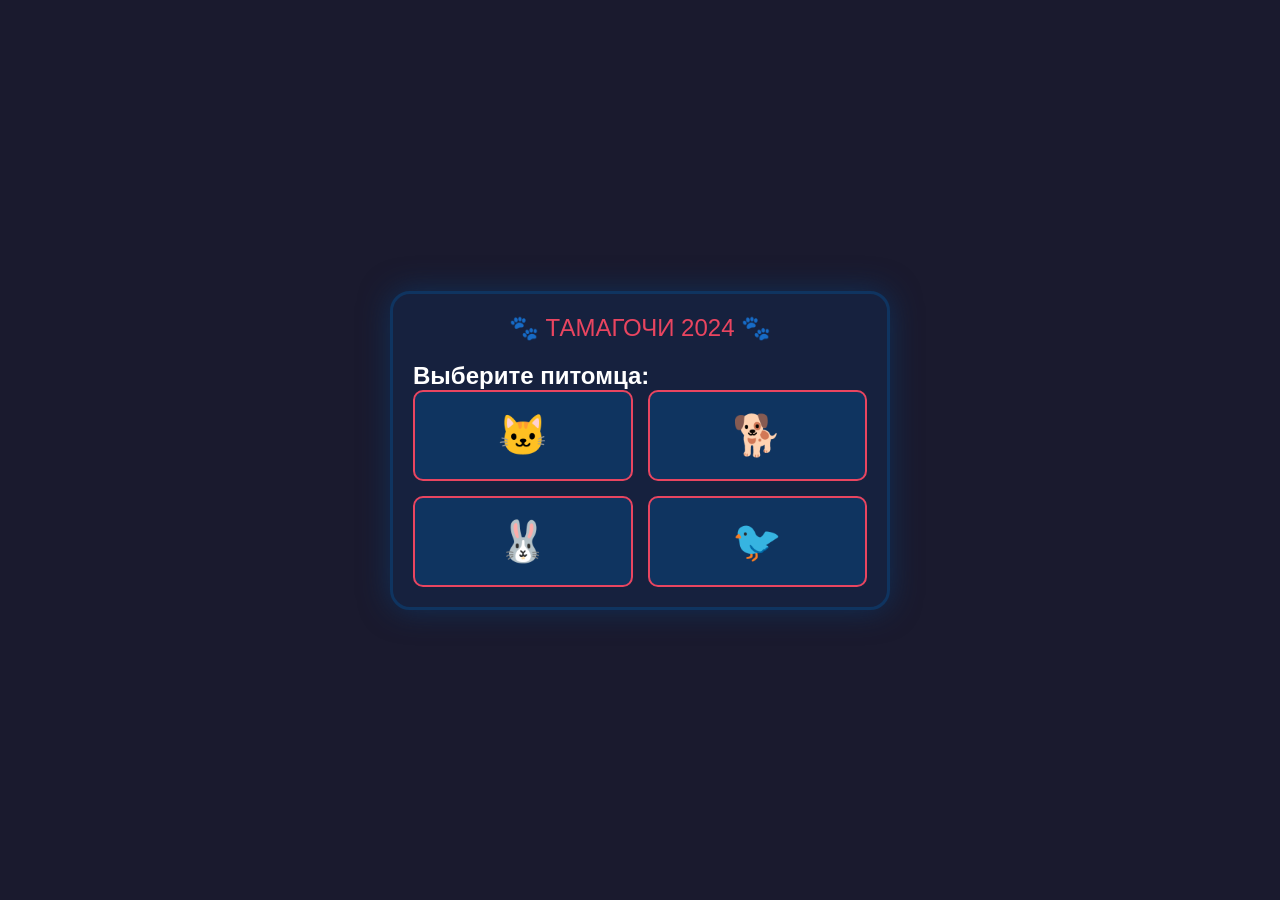
<file: index.html>
<!DOCTYPE html>
<html lang="ru">
<head>
    <meta charset="UTF-8">
    <meta name="viewport" content="width=device-width, initial-scale=1.0">
    <meta http-equiv="Content-Type" content="text/html; charset=UTF-8">
    <title>Тамагочи - Реальная Игра</title>
    <style>
        * { margin: 0; padding: 0; box-sizing: border-box; }
        body { font-family: 'Arial', sans-serif; background: #1a1a2e; color: #fff; display: flex; justify-content: center; align-items: center; min-height: 100vh; padding: 10px; }
        .container { width: 100%; max-width: 500px; background: #16213e; border: 3px solid #0f3460; border-radius: 20px; padding: 20px; box-shadow: 0 0 30px rgba(15, 52, 96, 0.8); }
        .game-title { text-align: center; font-size: 24px; margin-bottom: 20px; color: #e94560; }
        .screen { display: none; }
        .screen.active { display: block; }
        
        /* Экран выбора */
        .select-screen h2 { text-align: center; margin-bottom: 20px; }
        .character-options { display: grid; grid-template-columns: repeat(2, 1fr); gap: 15px; }
        .char-btn { background: #0f3460; border: 2px solid #e94560; padding: 20px; border-radius: 10px; cursor: pointer; text-align: center; transition: all 0.3s; color: #fff; font-size: 40px; }
        .char-btn:hover { background: #e94560; transform: scale(1.05); }
        
        /* Основная игра */
        .pet-name { text-align: center; font-size: 28px; color: #00d4ff; margin-bottom: 15px; }
        .pet-display { text-align: center; background: linear-gradient(135deg, #0f3460 0%, #16213e 100%); padding: 30px; border-radius: 15px; margin: 20px 0; border: 2px solid #00d4ff; }
        .pet-emoji { font-size: 120px; animation: bounce 2s infinite; }
        @keyframes bounce { 0%, 100% { transform: translateY(0); } 50% { transform: translateY(-15px); } }
        
        .stats { display: grid; grid-template-columns: repeat(2, 1fr); gap: 15px; margin: 20px 0; }
        .stat { background: #0f3460; padding: 15px; border-radius: 10px; border-left: 4px solid #00d4ff; }
        .stat-name { font-size: 12px; color: #888; margin-bottom: 8px; }
        .stat-bar { width: 100%; height: 20px; background: #1a1a2e; border-radius: 10px; overflow: hidden; border: 1px solid #00d4ff; }
        .stat-fill { height: 100%; background: linear-gradient(90deg, #00d4ff, #00ff88); transition: width 0.3s; }
        .stat-value { font-size: 14px; color: #00ff88; margin-top: 5px; }
        
        .actions { display: grid; grid-template-columns: repeat(2, 1fr); gap: 10px; margin: 20px 0; }
        .action-btn { background: #0f3460; border: 2px solid #00d4ff; color: #fff; padding: 12px; border-radius: 8px; cursor: pointer; transition: all 0.3s; font-weight: bold; }
        .action-btn:hover:not(:disabled) { background: #00d4ff; color: #16213e; }
        .action-btn:disabled { opacity: 0.3; cursor: not-allowed; }
        
        .info { background: #0f3460; padding: 15px; border-radius: 10px; margin-top: 15px; border: 1px solid #00ff88; }
        .info-title { color: #00ff88; font-weight: bold; margin-bottom: 8px; }
        .info-text { font-size: 12px; color: #aaa; line-height: 1.6; }
        
        .time { text-align: center; color: #888; font-size: 12px; margin-top: 10px; }
        
        .back-btn { background: #e94560; border: none; color: #fff; padding: 10px 15px; border-radius: 8px; cursor: pointer; margin-top: 15px; width: 100%; font-weight: bold; }
        .back-btn:hover { background: #ff6b7a; }
        
        .warning { color: #ff6b6b; animation: pulse 1s infinite; }
        @keyframes pulse { 0%, 100% { opacity: 1; } 50% { opacity: 0.5; } }
    </style>
</head>
<body>
    <div class="container">
        <div class="game-title">🐾 ТАМАГОЧИ 2024 🐾</div>
        
        <!-- Экран выбора персонажа -->
        <div id="selectScreen" class="screen active">
            <h2>Выберите питомца:</h2>
            <div class="character-options">
                <button class="char-btn" onclick="startGame('🐱', 'Кот')">🐱</button>
                <button class="char-btn" onclick="startGame('🐕', 'Собака')">🐕</button>
                <button class="char-btn" onclick="startGame('🐰', 'Кролик')">🐰</button>
                <button class="char-btn" onclick="startGame('🐦', 'Птица')">🐦</button>
            </div>
        </div>
        
        <!-- Игровой экран -->
        <div id="gameScreen" class="screen">
            <div class="pet-name" id="petName">Мой питомец</div>
            
            <div class="pet-display">
                <div class="pet-emoji" id="petEmoji">🐱</div>
                <div id="petStatus" style="font-size: 14px; margin-top: 10px; color: #00d4ff;"></div>
            </div>
            
            <div class="stats">
                <div class="stat">
                    <div class="stat-name">ГОЛОД</div>
                    <div class="stat-bar"><div id="hungerFill" class="stat-fill" style="width: 100%;"></div></div>
                    <div class="stat-value" id="hungerText">100/100</div>
                </div>
                <div class="stat">
                    <div class="stat-name">СЧАСТЬЕ</div>
                    <div class="stat-bar"><div id="happyFill" class="stat-fill" style="width: 100%;"></div></div>
                    <div class="stat-value" id="happyText">100/100</div>
                </div>
                <div class="stat">
                    <div class="stat-name">ЭНЕРГИЯ</div>
                    <div class="stat-bar"><div id="energyFill" class="stat-fill" style="width: 100%;"></div></div>
                    <div class="stat-value" id="energyText">100/100</div>
                </div>
                <div class="stat">
                    <div class="stat-name">ЗДОРОВЬЕ</div>
                    <div class="stat-bar"><div id="healthFill" class="stat-fill" style="width: 100%;"></div></div>
                    <div class="stat-value" id="healthText">100/100</div>
                </div>
            </div>
            
            <div class="actions">
                <button class="action-btn" onclick="feed()">🍽️ КОРМИТЬ</button>
                <button class="action-btn" onclick="play()">🎮 ИГРАТЬ</button>
                <button class="action-btn" onclick="sleep()">😴 СПАТЬ</button>
                <button class="action-btn" onclick="cure()">💊 ЛЕЧИТЬ</button>
            </div>
            
            <div class="info">
                <div class="info-title" id="eventTitle">📝 ИНФОРМАЦИЯ</div>
                <div class="info-text" id="eventText">Твой питомец готов к приключениям!</div>
            </div>
            
            <div class="time" id="timeDisplay">Время игры: 0:00</div>
            
            <button class="back-btn" onclick="backToSelect()">← ВЫБРАТЬ ДРУГОГО</button>
        </div>
    </div>

    <script>
        let pet = null;
        let gameRunning = false;
        let startTime = 0;
        
        const petStats = {
            hunger: 100,
            happiness: 100,
            energy: 100,
            health: 100,
            isSleeping: false,
            lastAction: 'normal',
            actionTime: 0
        };
        
        function startGame(emoji, name) {
            pet = { emoji, name };
            petStats.hunger = 100;
            petStats.happiness = 100;
            petStats.energy = 100;
            petStats.health = 100;
            petStats.isSleeping = false;
            gameRunning = true;
            startTime = Date.now();
            
            document.getElementById('selectScreen').classList.remove('active');
            document.getElementById('gameScreen').classList.add('active');
            document.getElementById('petName').textContent = name;
            document.getElementById('petEmoji').textContent = emoji;
            
            updateUI();
            gameLoop();
        }
        
        function gameLoop() {
            if (!gameRunning) return;
            
            // Основные изменения статов (каждую секунду)
            const now = Date.now();
            
            if (petStats.isSleeping) {
                petStats.energy = Math.min(100, petStats.energy + 1.5);
                petStats.hunger = Math.max(0, petStats.hunger - 0.3);
                if (petStats.energy >= 100) {
                    petStats.isSleeping = false;
                    showEvent('СООБЩЕНИЕ', '☀️ Питомец проснулся!');
                }
            } else {
                // Голод растет
                petStats.hunger = Math.max(0, petStats.hunger - 0.8);
                // Счастье снижается
                petStats.happiness = Math.max(0, petStats.happiness - 0.5);
                // Энергия снижается
                petStats.energy = Math.max(0, petStats.energy - 0.6);
            }
            
            // Здоровье зависит от голода и счастья
            if (petStats.hunger < 20) {
                petStats.health = Math.max(0, petStats.health - 1);
            } else if (petStats.happiness < 20) {
                petStats.health = Math.max(0, petStats.health - 0.5);
            } else {
                petStats.health = Math.min(100, petStats.health + 0.1);
            }
            
            // Случайные события
            if (Math.random() < 0.01 && petStats.hunger < 30) {
                showEvent('⚠️ ГОЛОД', '😫 Питомец сильно голоден! Накорми его!');
            }
            if (Math.random() < 0.008 && petStats.happiness < 20) {
                showEvent('⚠️ ГРУСТЬ', '😢 Питомец грустит. Поиграй с ним!');
            }
            if (Math.random() < 0.005 && petStats.health < 30) {
                showEvent('🚨 БОЛЕЗНЬ', '🤒 Питомец заболел! Используй лечение!');
            }
            
            updateUI();
            updateTime();
            
            // Проверка смерти
            if (petStats.health <= 0) {
                gameRunning = false;
                showEvent('💀 КОНЕЦ ИГРЫ', 'Питомец умер... Игра окончена!');
                document.querySelectorAll('.action-btn').forEach(btn => btn.disabled = true);
                return;
            }
            
            setTimeout(gameLoop, 100);
        }
        
        function feed() {
            if (petStats.isSleeping) {
                showEvent('💤', 'Питомец спит, не трогай его!');
                return;
            }
            if (petStats.hunger >= 90) {
                showEvent('😒', 'Питомец не голоден!');
                return;
            }
            
            petStats.hunger = Math.min(100, petStats.hunger + 40);
            petStats.happiness = Math.max(0, petStats.happiness - 5);
            showEvent('😋 КОРМЛЕНИЕ', 'Питомец с аппетитом ест!');
        }
        
        function play() {
            if (petStats.isSleeping) {
                showEvent('💤', 'Питомец спит!');
                return;
            }
            if (petStats.energy < 30) {
                showEvent('😴', 'Питомец слишком устал для игры!');
                return;
            }
            
            petStats.happiness = Math.min(100, petStats.happiness + 35);
            petStats.energy = Math.max(0, petStats.energy - 40);
            petStats.hunger = Math.max(0, petStats.hunger - 20);
            showEvent('🎮 ИГРА', 'Вау! Питомец весело играет! 😄');
        }
        
        function sleep() {
            if (petStats.isSleeping) {
                showEvent('💤', 'Питомец уже спит!');
                return;
            }
            
            petStats.isSleeping = true;
            showEvent('😴 СОН', 'Питомец уснул... Zzz...');
        }
        
        function cure() {
            if (petStats.isSleeping) {
                showEvent('💤', 'Питомец спит!');
                return;
            }
            if (petStats.health >= 80) {
                showEvent('✅', 'Питомец здоров!');
                return;
            }
            
            petStats.health = Math.min(100, petStats.health + 50);
            petStats.happiness = Math.max(0, petStats.happiness - 10);
            showEvent('💊 ЛЕЧЕНИЕ', 'Питомец получил лекарство!');
        }
        
        function updateUI() {
            // Обновляем полоски и текст
            updateStat('hunger', petStats.hunger);
            updateStat('happy', petStats.happiness);
            updateStat('energy', petStats.energy);
            updateStat('health', petStats.health);
            
            // Статус питомца
            let status = '';
            if (petStats.isSleeping) status = '💤 Спит';
            else if (petStats.hunger < 20) status = '😫 Голоден!';
            else if (petStats.happiness < 20) status = '😢 Грустит';
            else if (petStats.health < 30) status = '🤒 Болен';
            else status = '😊 Счастлив';
            
            document.getElementById('petStatus').textContent = status;
        }
        
        function updateStat(name, value) {
            const fill = document.getElementById(name + 'Fill');
            const text = document.getElementById(name + 'Text');
            fill.style.width = value + '%';
            text.textContent = Math.floor(value) + '/100';
        }
        
        function updateTime() {
            const elapsed = Math.floor((Date.now() - startTime) / 1000);
            const minutes = Math.floor(elapsed / 60);
            const seconds = elapsed % 60;
            document.getElementById('timeDisplay').textContent = 
                `Время игры: ${minutes}:${seconds < 10 ? '0' : ''}${seconds}`;
        }
        
        function showEvent(title, text) {
            document.getElementById('eventTitle').textContent = title;
            document.getElementById('eventText').textContent = text;
        }
        
        function backToSelect() {
            gameRunning = false;
            document.getElementById('gameScreen').classList.remove('active');
            document.getElementById('selectScreen').classList.add('active');
        }
    </script>
</body>
</html>
</file>
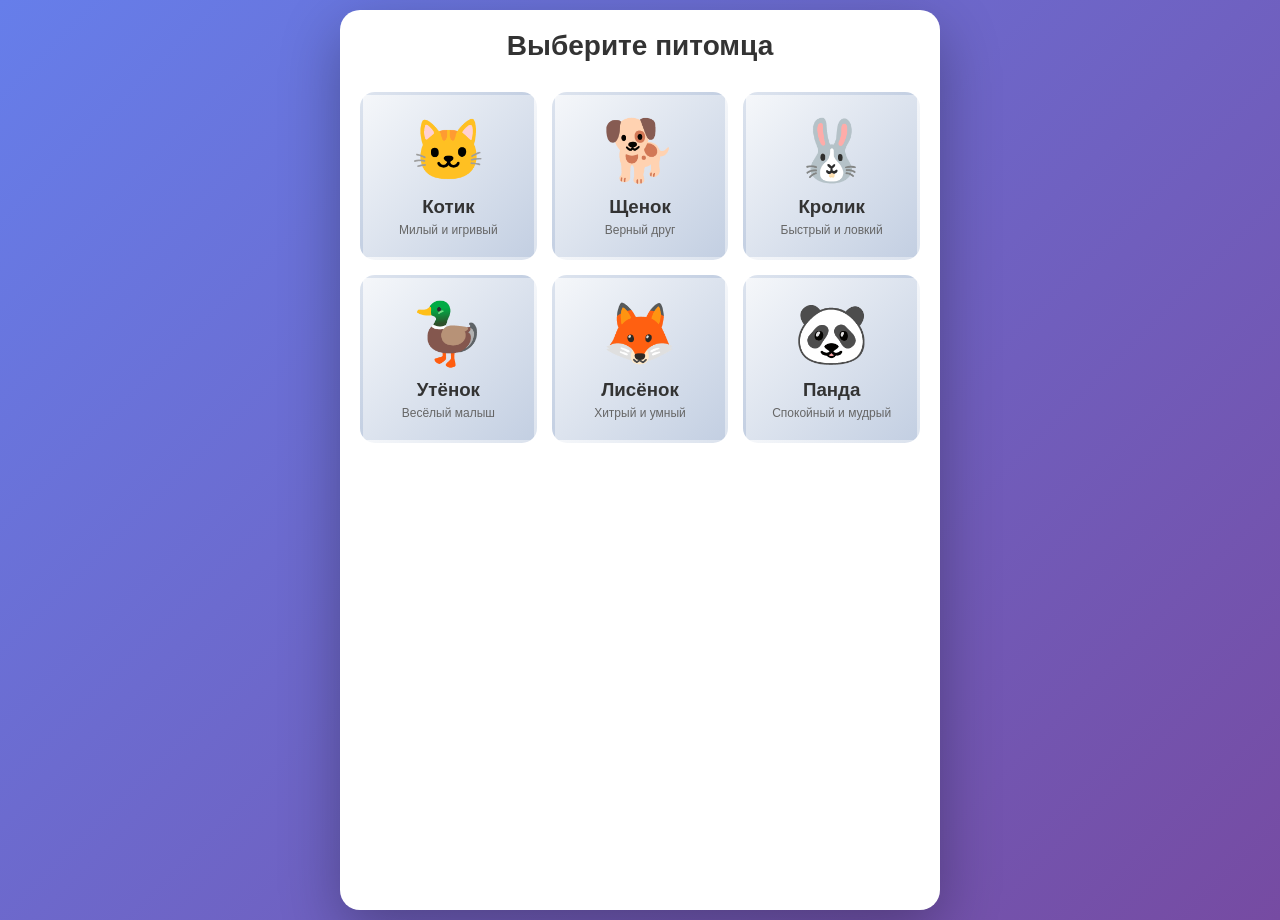
<file: game.html>
<!DOCTYPE html>
<html lang="ru">
<head>
    <meta charset="UTF-8">
    <meta name="viewport" content="width=device-width, initial-scale=1.0">
    <title>Тамагочи - Яндекс Игры</title>
    <style>
        * {
            margin: 0;
            padding: 0;
            box-sizing: border-box;
        }

        body {
            font-family: 'Arial', sans-serif;
            background: linear-gradient(135deg, #667eea 0%, #764ba2 100%);
            display: flex;
            justify-content: center;
            align-items: center;
            min-height: 100vh;
            padding: 10px;
        }

        .container {
            width: 100%;
            max-width: 600px;
            background: white;
            border-radius: 20px;
            box-shadow: 0 20px 60px rgba(0, 0, 0, 0.3);
            overflow: hidden;
        }

        .screen {
            display: none;
            padding: 20px;
            min-height: 100vh;
            animation: fadeIn 0.3s ease-in;
        }

        .screen.active {
            display: block;
        }

        @keyframes fadeIn {
            from { opacity: 0; }
            to { opacity: 1; }
        }

        #characterSelectScreen h1 {
            text-align: center;
            color: #333;
            margin-bottom: 30px;
            font-size: 28px;
        }

        .character-grid {
            display: grid;
            grid-template-columns: repeat(auto-fit, minmax(150px, 1fr));
            gap: 15px;
            margin-bottom: 20px;
        }

        .character-card {
            background: linear-gradient(135deg, #f5f7fa 0%, #c3cfe2 100%);
            border-radius: 15px;
            padding: 20px;
            text-align: center;
            cursor: pointer;
            transition: all 0.3s ease;
            border: 3px solid transparent;
        }

        .character-card:hover {
            transform: translateY(-5px);
            box-shadow: 0 10px 25px rgba(0, 0, 0, 0.2);
            border-color: #667eea;
        }

        .character-icon {
            font-size: 60px;
            margin-bottom: 10px;
        }

        .character-card h3 {
            color: #333;
            margin-bottom: 5px;
        }

        .character-card p {
            color: #666;
            font-size: 12px;
        }

        .game-header {
            display: flex;
            justify-content: space-between;
            align-items: center;
            margin-bottom: 20px;
            flex-wrap: wrap;
            gap: 10px;
        }

        .pet-name-display {
            display: flex;
            gap: 10px;
            flex: 1;
            min-width: 200px;
        }

        #petNameInput {
            flex: 1;
            padding: 10px;
            border: 2px solid #ddd;
            border-radius: 8px;
            font-size: 14px;
        }

        #setNameBtn {
            padding: 10px 15px;
            background: #667eea;
            color: white;
            border: none;
            border-radius: 8px;
            cursor: pointer;
            font-weight: bold;
        }

        #setNameBtn:hover {
            background: #5568d3;
        }

        .back-btn {
            padding: 10px 15px;
            background: #ff6b6b;
            color: white;
            border: none;
            border-radius: 8px;
            cursor: pointer;
            font-weight: bold;
        }

        .back-btn:hover {
            background: #ee5a52;
        }

        .game-stats {
            display: grid;
            grid-template-columns: repeat(2, 1fr);
            gap: 15px;
            margin-bottom: 20px;
        }

        .stat {
            background: #f9f9f9;
            padding: 12px;
            border-radius: 10px;
            border-left: 4px solid #667eea;
        }

        .stat-label {
            display: block;
            font-weight: bold;
            font-size: 12px;
            color: #666;
            margin-bottom: 5px;
        }

        .stat-bar {
            width: 100%;
            height: 15px;
            background: #ddd;
            border-radius: 10px;
            overflow: hidden;
            margin-bottom: 5px;
        }

        .stat-fill {
            height: 100%;
            background: linear-gradient(90deg, #667eea 0%, #764ba2 100%);
            transition: width 0.3s ease;
        }

        .stat-value {
            font-size: 12px;
            color: #333;
            font-weight: bold;
        }

        .pet-display {
            text-align: center;
            background: linear-gradient(135deg, #f5f7fa 0%, #c3cfe2 100%);
            padding: 30px;
            border-radius: 15px;
            margin-bottom: 20px;
        }

        .pet-container {
            height: 200px;
            display: flex;
            justify-content: center;
            align-items: center;
        }

        .pet-sprite {
            font-size: 100px;
            animation: petBounce 2s infinite;
        }

        @keyframes petBounce {
            0%, 100% { transform: translateY(0); }
            50% { transform: translateY(-10px); }
        }

        .emotion-display {
            font-size: 60px;
            margin-top: 10px;
            height: 60px;
        }

        .outfit-display {
            background: #f9f9f9;
            padding: 15px;
            border-radius: 10px;
            margin-bottom: 20px;
        }

        .outfit-display h3 {
            margin-bottom: 10px;
            color: #333;
        }

        .current-outfit {
            background: white;
            padding: 10px;
            border-radius: 8px;
            margin-bottom: 10px;
            text-align: center;
            border: 2px solid #667eea;
        }

        #outfitName {
            font-weight: bold;
            color: #667eea;
        }

        .outfit-grid {
            display: grid;
            grid-template-columns: repeat(2, 1fr);
            gap: 10px;
        }

        .outfit-btn {
            padding: 10px;
            background: white;
            border: 2px solid #ddd;
            border-radius: 8px;
            cursor: pointer;
            font-size: 12px;
            transition: all 0.3s ease;
        }

        .outfit-btn:hover {
            border-color: #667eea;
            background: #f0f4ff;
        }

        .outfit-btn.active {
            background: #667eea;
            color: white;
            border-color: #667eea;
        }

        .actions {
            display: grid;
            grid-template-columns: repeat(2, 1fr);
            gap: 10px;
            margin-bottom: 20px;
        }

        .action-btn {
            padding: 15px;
            border: none;
            border-radius: 10px;
            font-weight: bold;
            cursor: pointer;
            font-size: 14px;
            transition: all 0.3s ease;
            color: white;
        }

        .feed-btn { background: linear-gradient(135deg, #f093fb 0%, #f5576c 100%); }
        .play-btn { background: linear-gradient(135deg, #4facfe 0%, #00f2fe 100%); }
        .walk-btn { background: linear-gradient(135deg, #43e97b 0%, #38f9d7 100%); }
        .sleep-btn { background: linear-gradient(135deg, #fa709a 0%, #fee140 100%); }
        .clean-btn { background: linear-gradient(135deg, #30cfd0 0%, #330867 100%); }
        .medicine-btn { background: linear-gradient(135deg, #a8edea 0%, #fed6e3 100%); color: #333; }

        .action-btn:hover:not(:disabled) {
            transform: translateY(-2px);
            box-shadow: 0 5px 15px rgba(0, 0, 0, 0.2);
        }

        .action-btn:disabled {
            opacity: 0.5;
            cursor: not-allowed;
        }

        .stats-display {
            background: #f9f9f9;
            padding: 15px;
            border-radius: 10px;
            margin-bottom: 15px;
            text-align: center;
        }

        .stats-display p {
            margin: 5px 0;
            color: #333;
            font-weight: bold;
        }

        .log-display {
            background: #f9f9f9;
            padding: 15px;
            border-radius: 10px;
            max-height: 150px;
            overflow-y: auto;
        }

        .log-display h4 {
            margin-bottom: 10px;
            color: #333;
        }

        .log-container {
            font-size: 12px;
            color: #666;
        }

        .log-entry {
            padding: 5px 0;
            border-bottom: 1px solid #eee;
        }

        .log-entry:last-child {
            border-bottom: none;
        }

        @media (max-width: 600px) {
            .container { max-width: 100%; border-radius: 0; }
            .screen { min-height: auto; padding: 15px; }
            .game-stats { grid-template-columns: 1fr; }
            .character-grid { grid-template-columns: repeat(2, 1fr); }
        }

        .pulse {
            animation: pulse 0.5s ease-out;
        }

        @keyframes pulse {
            0% { transform: scale(1); }
            50% { transform: scale(1.1); }
            100% { transform: scale(1); }
        }
    </style>
</head>
<body>
    <div class="container">
        <div id="characterSelectScreen" class="screen active">
            <h1>Выберите питомца</h1>
            <div class="character-grid">
                <div class="character-card" data-character="cat">
                    <div class="character-icon">🐱</div>
                    <h3>Котик</h3>
                    <p>Милый и игривый</p>
                </div>
                <div class="character-card" data-character="dog">
                    <div class="character-icon">🐕</div>
                    <h3>Щенок</h3>
                    <p>Верный друг</p>
                </div>
                <div class="character-card" data-character="rabbit">
                    <div class="character-icon">🐰</div>
                    <h3>Кролик</h3>
                    <p>Быстрый и ловкий</p>
                </div>
                <div class="character-card" data-character="duck">
                    <div class="character-icon">🦆</div>
                    <h3>Утёнок</h3>
                    <p>Весёлый малыш</p>
                </div>
                <div class="character-card" data-character="fox">
                    <div class="character-icon">🦊</div>
                    <h3>Лисёнок</h3>
                    <p>Хитрый и умный</p>
                </div>
                <div class="character-card" data-character="panda">
                    <div class="character-icon">🐼</div>
                    <h3>Панда</h3>
                    <p>Спокойный и мудрый</p>
                </div>
            </div>
        </div>

        <div id="gameScreen" class="screen">
            <div class="game-header">
                <div class="pet-name-display">
                    <input type="text" id="petNameInput" placeholder="Введите имя питомца" maxlength="20">
                    <button id="setNameBtn">Установить имя</button>
                </div>
                <button id="backToCharacterSelect" class="back-btn">← Выбрать другого</button>
            </div>

            <div class="game-stats">
                <div class="stat">
                    <span class="stat-label">Голод</span>
                    <div class="stat-bar"><div id="hungerBar" class="stat-fill" style="width: 100%"></div></div>
                    <span class="stat-value" id="hungerValue">100</span>
                </div>
                <div class="stat">
                    <span class="stat-label">Счастье</span>
                    <div class="stat-bar"><div id="happinessBar" class="stat-fill" style="width: 100%"></div></div>
                    <span class="stat-value" id="happinessValue">100</span>
                </div>
                <div class="stat">
                    <span class="stat-label">Энергия</span>
                    <div class="stat-bar"><div id="energyBar" class="stat-fill" style="width: 100%"></div></div>
                    <span class="stat-value" id="energyValue">100</span>
                </div>
                <div class="stat">
                    <span class="stat-label">Чистота</span>
                    <div class="stat-bar"><div id="cleanlinessBar" class="stat-fill" style="width: 100%"></div></div>
                    <span class="stat-value" id="cleanlinessValue">100</span>
                </div>
            </div>

            <div class="pet-display">
                <div id="petContainer" class="pet-container">
                    <div id="petSprite" class="pet-sprite"></div>
                </div>
                <div id="emotionDisplay" class="emotion-display"></div>
            </div>

            <div class="outfit-display">
                <h3>Наряд</h3>
                <div id="currentOutfit" class="current-outfit">
                    <span id="outfitName">Обычный</span>
                </div>
                <div class="outfit-grid">
                    <button class="outfit-btn" data-outfit="normal">👕 Обычный</button>
                    <button class="outfit-btn" data-outfit="pajamas">🛌 Пижама</button>
                    <button class="outfit-btn" data-outfit="superhero">🦸 Супергерой</button>
                    <button class="outfit-btn" data-outfit="santa">🎅 Санта</button>
                </div>
            </div>

            <div class="actions">
                <button id="feedBtn" class="action-btn feed-btn">🍖 Кормить</button>
                <button id="playBtn" class="action-btn play-btn">🎮 Играть</button>
                <button id="walkBtn" class="action-btn walk-btn">🚶 Прогулка</button>
                <button id="sleepBtn" class="action-btn sleep-btn">😴 Спать</button>
                <button id="cleanBtn" class="action-btn clean-btn">🛁 Помыть</button>
                <button id="medicineBtn" class="action-btn medicine-btn">💊 Лечение</button>
            </div>

            <div class="stats-display">
                <p>Уровень: <span id="levelDisplay">1</span></p>
                <p>Опыт: <span id="expDisplay">0</span>/100</p>
                <p>Монеты: <span id="coinsDisplay">0</span></p>
            </div>

            <div class="log-display">
                <h4>События:</h4>
                <div id="logContainer" class="log-container"></div>
            </div>
        </div>
    </div>

    <script>
        const CHARACTERS={cat:{name:'Котик',emoji:'🐱',outfits:{normal:'🐱',pajamas:'🐱',superhero:'🐱‍🚀',santa:'🎅'}},dog:{name:'Щенок',emoji:'🐕',outfits:{normal:'🐕',pajamas:'🐕',superhero:'🐕‍🦺',santa:'🎅'}},rabbit:{name:'Кролик',emoji:'🐰',outfits:{normal:'🐰',pajamas:'🐰',superhero:'🐰‍🚀',santa:'🎅'}},duck:{name:'Утёнок',emoji:'🦆',outfits:{normal:'🦆',pajamas:'🦆',superhero:'🦆',santa:'🎅'}},fox:{name:'Лисёнок',emoji:'🦊',outfits:{normal:'🦊',pajamas:'🦊',superhero:'🦊',santa:'🎅'}},panda:{name:'Панда',emoji:'🐼',outfits:{normal:'🐼',pajamas:'🐼',superhero:'🐼',santa:'🎅'}}};
        const OUTFIT_NAMES={normal:'Обычный',pajamas:'Пижама',superhero:'Супергерой',santa:'Санта'};
        const gameState={character:null,petName:'Питомец',hunger:100,happiness:100,energy:100,cleanliness:100,health:100,level:1,experience:0,coins:0,outfit:'normal',isSleeping:false};
        const STAT_DECREASE_RATE={hunger:0.15,happiness:0.1,energy:0.12,cleanliness:0.08};
        const ACTION_EFFECTS={feed:{hunger:30,cleanliness:-10,coins:-5,exp:10},play:{happiness:20,hunger:-15,energy:-20,exp:15},walk:{happiness:15,energy:-25,coins:5,cleanliness:-15,exp:10},sleep:{energy:40,hunger:-10},clean:{cleanliness:40,energy:-10,coins:-3,exp:8},medicine:{health:40,coins:-10,exp:5}};
        const characterSelectScreen=document.getElementById('characterSelectScreen');
        const gameScreen=document.getElementById('gameScreen');
        const characterCards=document.querySelectorAll('.character-card');
        const petSprite=document.getElementById('petSprite');
        const emotionDisplay=document.getElementById('emotionDisplay');
        const logContainer=document.getElementById('logContainer');
        const petNameInput=document.getElementById('petNameInput');
        const setNameBtn=document.getElementById('setNameBtn');
        const backBtn=document.getElementById('backToCharacterSelect');
        const actionButtons={feed:document.getElementById('feedBtn'),play:document.getElementById('playBtn'),walk:document.getElementById('walkBtn'),sleep:document.getElementById('sleepBtn'),clean:document.getElementById('cleanBtn'),medicine:document.getElementById('medicineBtn')};
        characterCards.forEach(card=>card.addEventListener('click',selectCharacter));
        Object.entries(actionButtons).forEach(([action,btn])=>btn.addEventListener('click',()=>performAction(action)));
        setNameBtn.addEventListener('click',setPetName);
        backBtn.addEventListener('click',backToCharacterSelect);
        document.querySelectorAll('.outfit-btn').forEach(btn=>btn.addEventListener('click',changeOutfit));
        petNameInput.addEventListener('keypress',e=>{if(e.key==='Enter')setPetName();});
        function selectCharacter(e){const characterKey=e.currentTarget.getAttribute('data-character');gameState.character=characterKey;gameState.petName=CHARACTERS[characterKey].name;characterSelectScreen.classList.remove('active');gameScreen.classList.add('active');petNameInput.value=gameState.petName;startGameLoop();}
        function backToCharacterSelect(){gameState.character=null;gameState.hunger=100;gameState.happiness=100;gameState.energy=100;gameState.cleanliness=100;gameState.level=1;gameState.experience=0;gameState.coins=0;gameState.isSleeping=false;gameScreen.classList.remove('active');characterSelectScreen.classList.add('active');logContainer.innerHTML='';}
        function setPetName(){const newName=petNameInput.value.trim();if(newName){gameState.petName=newName;addLog(`Питомец получил имя: ${newName}! 🎉`);}}
        function startGameLoop(){setInterval(()=>{if(gameState.character&&!gameState.isSleeping){updateStats();updateUI();checkGameEvents();}else if(gameState.isSleeping){if(gameState.energy<100){gameState.energy=Math.min(100,gameState.energy+2);}else{gameState.isSleeping=false;addLog(`${gameState.petName} проснулся! ☀️`);updateUI();}}},1000);updateUI();}
        function updateStats(){if(!gameState.isSleeping){gameState.hunger=Math.max(0,gameState.hunger-STAT_DECREASE_RATE.hunger);gameState.happiness=Math.max(0,gameState.happiness-STAT_DECREASE_RATE.happiness);gameState.energy=Math.max(0,gameState.energy-STAT_DECREASE_RATE.energy);gameState.cleanliness=Math.max(0,gameState.cleanliness-STAT_DECREASE_RATE.cleanliness);}if(gameState.hunger<20||gameState.cleanliness<20){gameState.health=Math.max(0,gameState.health-0.5);}else if(gameState.health<100){gameState.health=Math.min(100,gameState.health+0.2);}}
        function performAction(action){if(gameState.isSleeping&&action!=='sleep'){addLog(`${gameState.petName} спит... 😴`);return;}const effects=ACTION_EFFECTS[action];let canPerform=true;let reason='';if(action==='feed'&&gameState.hunger>90){reason='Питомец не голоден';canPerform=false;}else if(action==='play'&&gameState.energy<30){reason='Питомец слишком устал';canPerform=false;}else if(action==='walk'&&gameState.energy<40){reason='Питомец нуждается в отдыхе';canPerform=false;}else if(action==='clean'&&gameState.cleanliness>80){reason='Питомец уже чистый';canPerform=false;}else if(action==='medicine'&&gameState.health>80){reason='Питомец здоров';canPerform=false;}else if((action==='feed'||action==='clean'||action==='medicine')&&gameState.coins+(effects.coins||0)<0){reason='Недостаточно монет';canPerform=false;}if(!canPerform){addLog(`❌ ${reason}`);return;}Object.entries(effects).forEach(([stat,value])=>{if(stat in gameState){gameState[stat]=Math.max(0,Math.min(100,gameState[stat]+value));}});if(effects.exp){gameState.experience+=effects.exp;if(gameState.experience>=100){gameState.level++;gameState.experience-=100;gameState.coins+=50;addLog(`🎉 ${gameState.petName} повысился на уровень ${gameState.level}!`);}}showEmotion(action);showActionMessage(action);updateUI();}
        function showEmotion(action){const emotions={feed:'😋',play:'😄',walk:'🌟',sleep:'😴',clean:'✨',medicine:'💚'};emotionDisplay.textContent=emotions[action]||'😊';setTimeout(()=>{emotionDisplay.textContent='';},2000);}
        function showActionMessage(action){const messages={feed:`${gameState.petName} с удовольствием поел! 🍖`,play:`${gameState.petName} весело играет! 🎮`,walk:`${gameState.petName} вернулся с прогулки 🚶`,sleep:`${gameState.petName} заснул 😴`,clean:`${gameState.petName} чистый и свежий! ✨`,medicine:`${gameState.petName} чувствует себя лучше! 💊`};addLog(messages[action]);}
        function changeOutfit(e){const outfit=e.target.getAttribute('data-outfit');gameState.outfit=outfit;document.querySelectorAll('.outfit-btn').forEach(btn=>btn.classList.remove('active'));e.target.classList.add('active');document.getElementById('outfitName').textContent=OUTFIT_NAMES[outfit];addLog(`${gameState.petName} надел новый наряд! 👕`);updateUI();}
        function checkGameEvents(){if(gameState.hunger<20&&Math.random()<0.05){addLog(`${gameState.petName} очень голоден! 😿`);}if(gameState.happiness<30&&Math.random()<0.03){addLog(`${gameState.petName} грустит... 😢`);}if(gameState.energy<20&&Math.random()<0.04){addLog(`${gameState.petName} хочет спать... 😴`);}if(gameState.cleanliness<20&&Math.random()<0.05){addLog(`${gameState.petName} нуждается в ванне 🛁`);}if(gameState.health<30&&Math.random()<0.03){addLog(`${gameState.petName} болен! 🤒`);}}
        function updateUI(){if(!gameState.character)return;const character=CHARACTERS[gameState.character];petSprite.textContent=character.outfits[gameState.outfit];petSprite.classList.add('pulse');setTimeout(()=>petSprite.classList.remove('pulse'),500);updateStatBar('hunger',gameState.hunger);updateStatBar('happiness',gameState.happiness);updateStatBar('energy',gameState.energy);updateStatBar('cleanliness',gameState.cleanliness);document.getElementById('levelDisplay').textContent=gameState.level;document.getElementById('expDisplay').textContent=Math.floor(gameState.experience);document.getElementById('coinsDisplay').textContent=gameState.coins;updateButtonStates();}
        function updateStatBar(stat,value){const bar=document.getElementById(stat+'Bar');const valueDisplay=document.getElementById(stat+'Value');bar.style.width=value+'%';valueDisplay.textContent=Math.floor(value);if(value>60){bar.style.background='linear-gradient(90deg, #667eea 0%, #764ba2 100%)';}else if(value>30){bar.style.background='linear-gradient(90deg, #f0ad4e 0%, #ec971f 100%)';}else{bar.style.background='linear-gradient(90deg, #d9534f 0%, #c9302c 100%)';}}
        function updateButtonStates(){actionButtons.feed.disabled=gameState.hunger>90||gameState.coins<5;actionButtons.play.disabled=gameState.energy<30;actionButtons.walk.disabled=gameState.energy<40;actionButtons.clean.disabled=gameState.cleanliness>80||gameState.coins<3;actionButtons.medicine.disabled=gameState.health>80||gameState.coins<10;actionButtons.sleep.disabled=gameState.isSleeping;}
        function addLog(message){const logEntry=document.createElement('div');logEntry.className='log-entry';logEntry.textContent=message;logContainer.insertBefore(logEntry,logContainer.firstChild);while(logContainer.children.length>10){logContainer.removeChild(logContainer.lastChild);}}
        function saveGame(){localStorage.setItem('tamagotchiGameState',JSON.stringify(gameState));}
        function loadGame(){const saved=localStorage.getItem('tamagotchiGameState');if(saved){Object.assign(gameState,JSON.parse(saved));}}
        setInterval(saveGame,5000);
        window.addEventListener('load',loadGame);
    </script>
</body>
</html>
</file>
